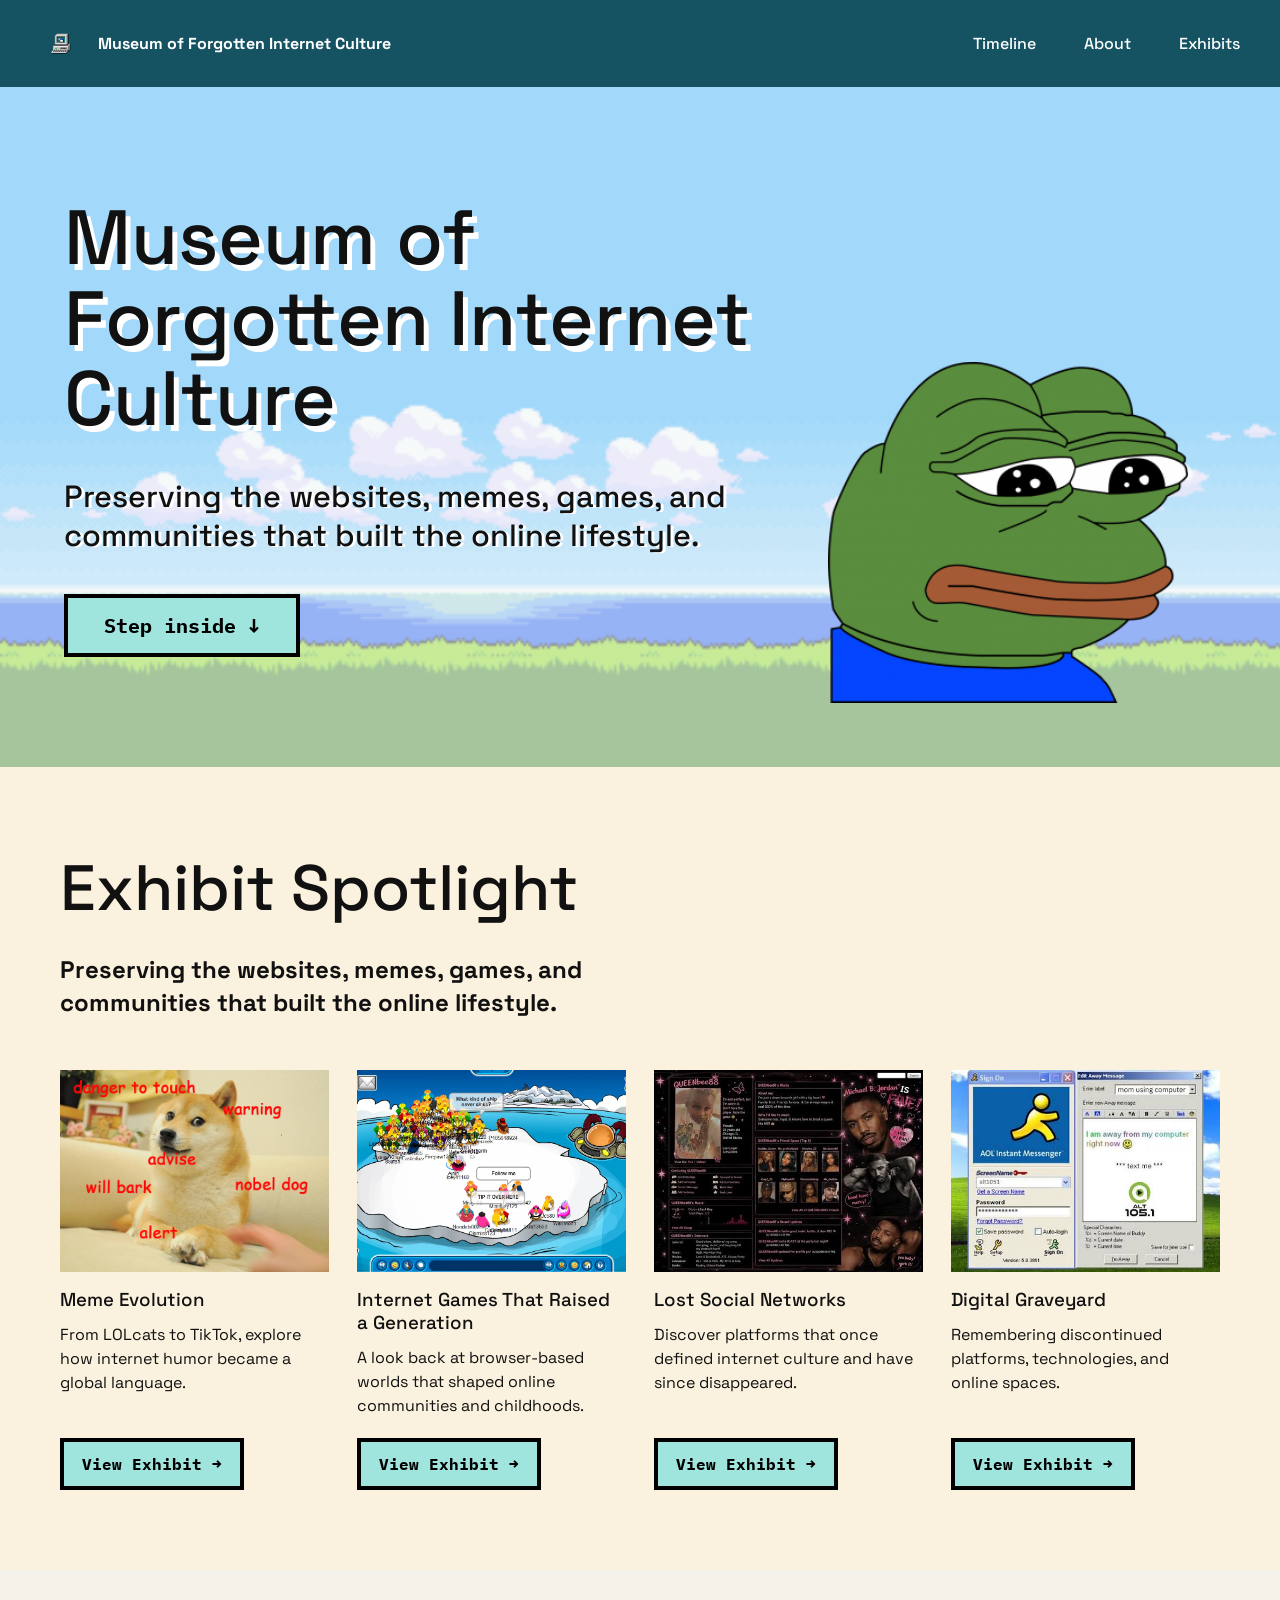
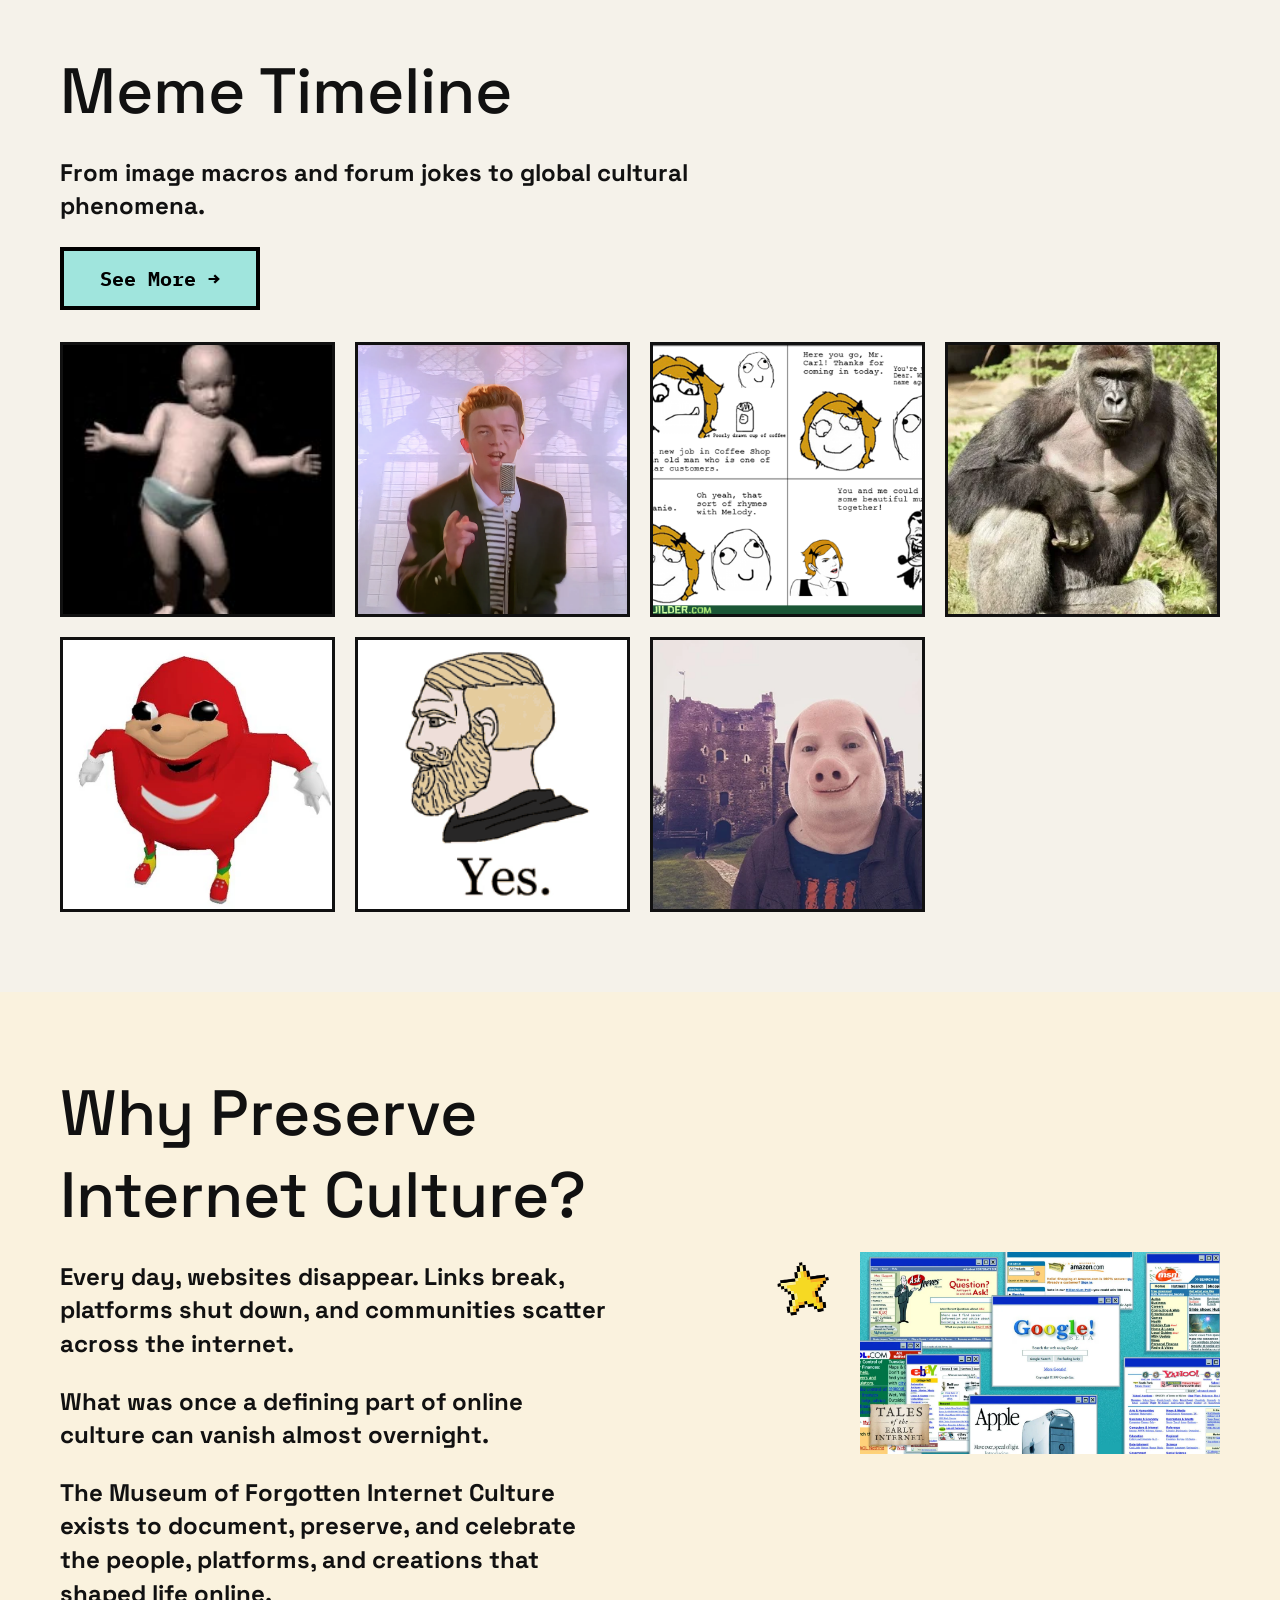
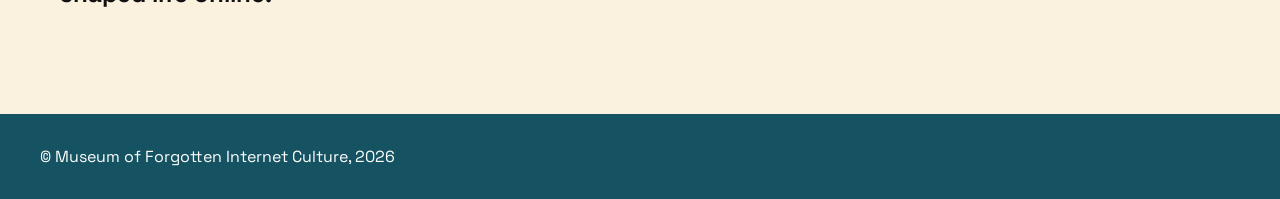
<file: index.html>
<!DOCTYPE html>
<html lang="en">
<head>
    <meta charset="UTF-8">
    <meta name="viewport" content="width=device-width, initial-scale=1.0">
    <title>Museum of Forgotten Internet Culture</title>

    <link rel="stylesheet" href="styles.css">
    <link rel="stylesheet" href="home.css">

    <link rel="preconnect" href="https://fonts.googleapis.com">
    <link rel="preconnect" href="https://fonts.gstatic.com" crossorigin>

    <link href="https://fonts.googleapis.com/css2?family=IBM+Plex+Mono:wght@700&family=Space+Grotesk:wght@400;500;700&display=swap" rel="stylesheet">
</head>

<body>

    <!-- NAVBAR -->

    <header class="navbar">
        <a href="index.html" class="logo">
            <img src="images/icon1.png" alt="Museum Logo">
            <span>Museum of Forgotten Internet Culture</span>
        </a>

        <nav>
            <ul class="nav-links">
                <li><a href="#timeline">Timeline</a></li>
                <li><a href="#about">About</a></li>
                <li><a href="#exhibits">Exhibits</a></li>
            </ul>
        </nav>
    </header>


    <!-- HERO -->

    <section class="hero">
        <div class="hero-content">
            <h1>Museum of Forgotten Internet Culture</h1>
            <p>Preserving the websites, memes, games, and communities that built the online lifestyle.</p>

            <a href="#exhibits" class="retro-btn">Step inside ↓</a>
        </div>
        <img src="images/pepe.png" alt="Pepe" class="hero-pepe">

    </section>


    <!-- EXHIBITS -->

    <section class="section" id="exhibits">
        <h2 class="section-title">Exhibit Spotlight</h2>
        <p class="section-body">Preserving the websites, memes, games, and communities that built the online lifestyle.</p>

        <div class="card-grid">

            <article class="card">
                <img src="images/doge.jpg" alt="Doge">

                <h3>Meme Evolution</h3>
                <p>From LOLcats to TikTok, explore how internet humor became a global language.</p>

                <a href="interior.html" class="retro-btn">View Exhibit →</a>
            </article>

            <article class="card">
                <img src="images/club_penguin.png" alt="Club Penguin">

                <h3>Internet Games That Raised a Generation</h3>
                <p>A look back at browser-based worlds that shaped online communities and childhoods.</p>

                <a href="images/club_penguin.png" class="retro-btn">View Exhibit →</a>
            </article>

            <article class="card">
                <img src="images/myspace.jpg" alt="MySpace">

                <h3>Lost Social Networks</h3>
                <p>Discover platforms that once defined internet culture and have since disappeared.</p>

                <a href="images/myspace.jpg" class="retro-btn">View Exhibit →</a>
            </article>

            <article class="card">
                <img src="images/aolimage.jpg" alt="AOL">

                <h3>Digital Graveyard</h3>
                <p>Remembering discontinued platforms, technologies, and online spaces.</p>

                <a href="images/aolimage.jpg" class="retro-btn">View Exhibit →</a>
            </article>

        </div>

    </section>


    <!-- TIMELINE -->

    <section class="timeline-section" id="timeline">

        <h2 class="section-title"> Meme Timeline</h2>
        <p class="section-body">From image macros and forum jokes to global cultural phenomena.</p>

        <a href="interior.html" class="retro-btn">See More →</a>

        <div class="timeline-container">
            <div class="timeline-images">

                <img src="images/dance_baby.jpg" alt="Dancing Baby">
                <img src="images/rickroll.png" alt="Rickroll">
                <img src="images/rage_comic.png" alt="Rage Comic">
                <img src="images/harambe_img.png" alt="Harambe">
                <img src="images/knuckles_image.png" alt="Knuckles">
                <img src="images/yes_image.png" alt="Yes">
                <img src="images/johnpork.png" alt="John Pork">

            </div>
        </div>

    </section>



    <!-- ABOUT -->

    <section class="section about-section" id="about">

        <div class="about-text">

            <h2 class="section-title">Why Preserve Internet Culture?</h2>

            <p>Every day, websites disappear. Links break, platforms shut down, 
                and communities scatter across the internet.
            </p>

            <p>What was once a defining part of online culture can vanish almost overnight.</p>

            <p>The Museum of Forgotten Internet Culture exists to
                document, preserve, and celebrate the people,
                platforms, and creations that shaped life online.
            </p>

        </div>

        <div class="about-graphics">

            <img src="images/pixelstar.png" alt="Pixel Star" class="star">
            <img src="images/oldinternet.png" alt="Old Internet" class="oldinternet">

        </div>

    </section>



    <!-- FOOTER -->

    <footer> © Museum of Forgotten Internet Culture, 2026</footer>

</body>
</html>
</file>
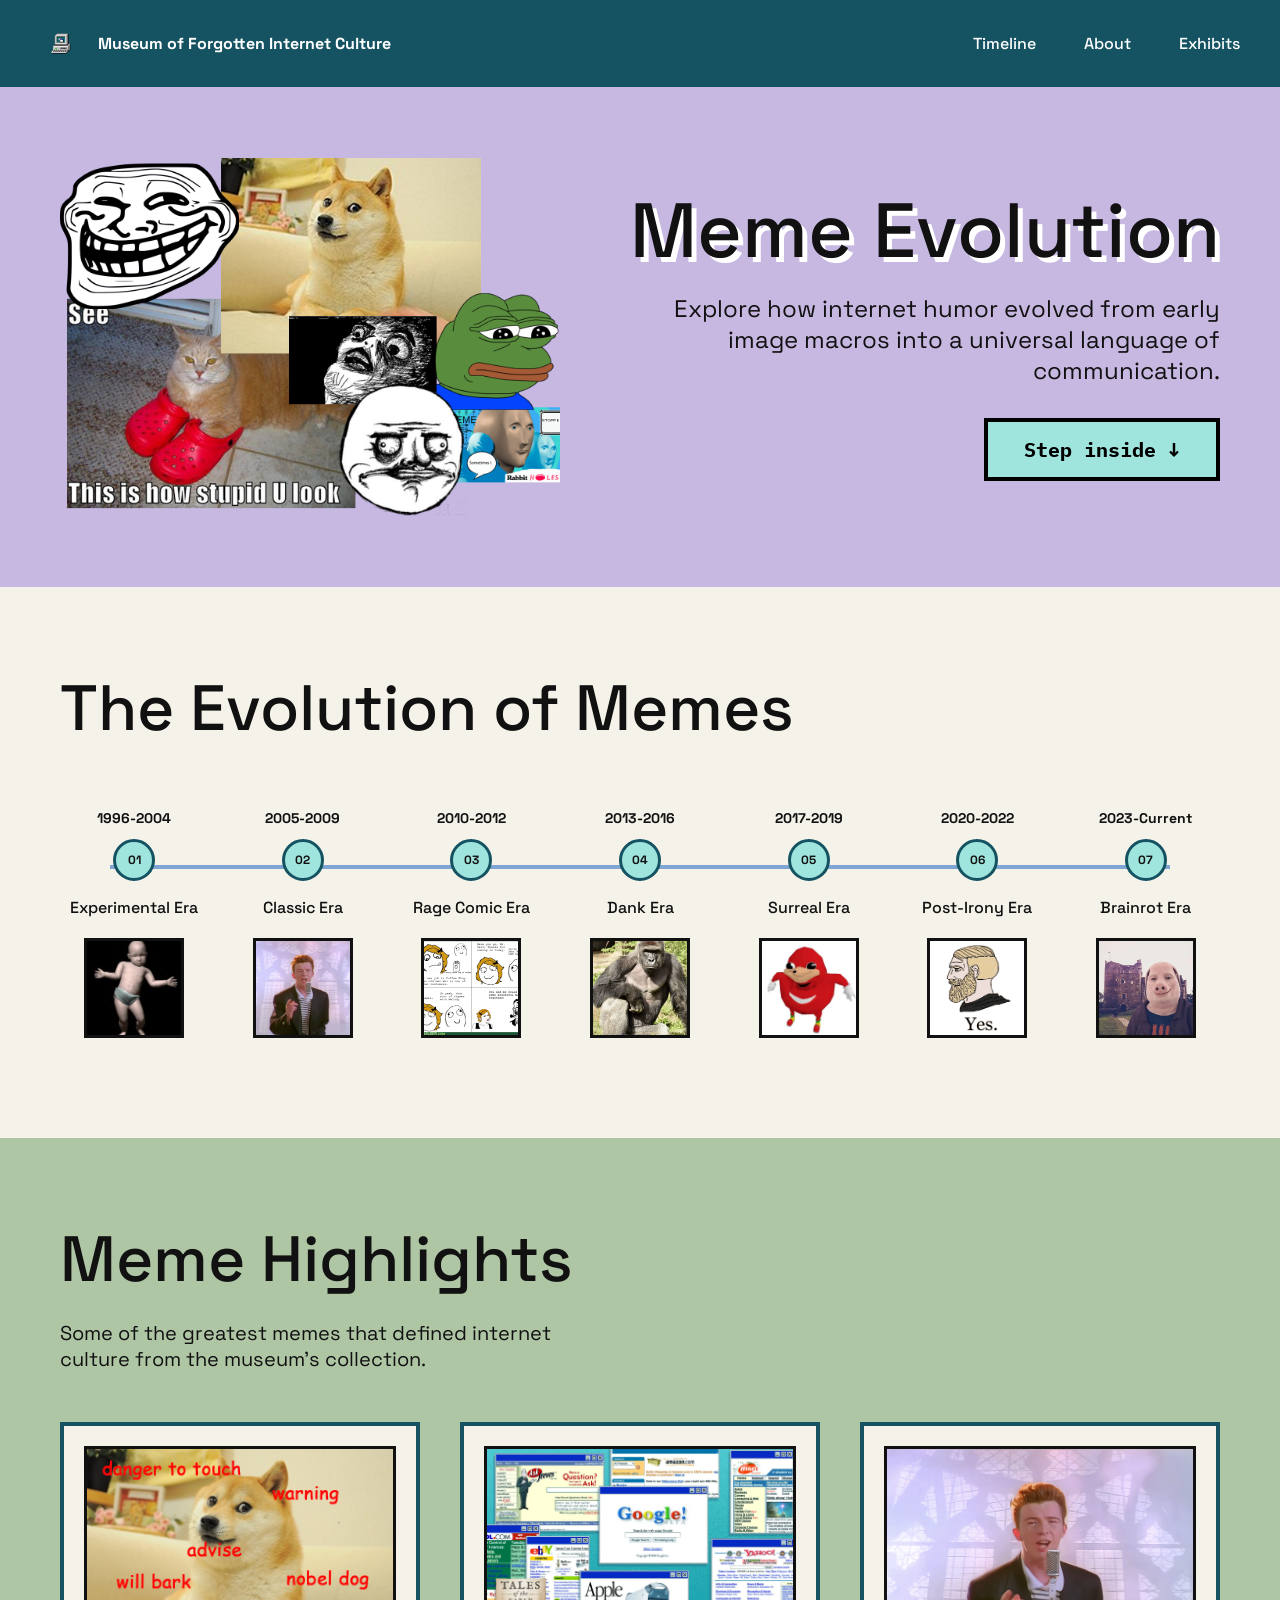
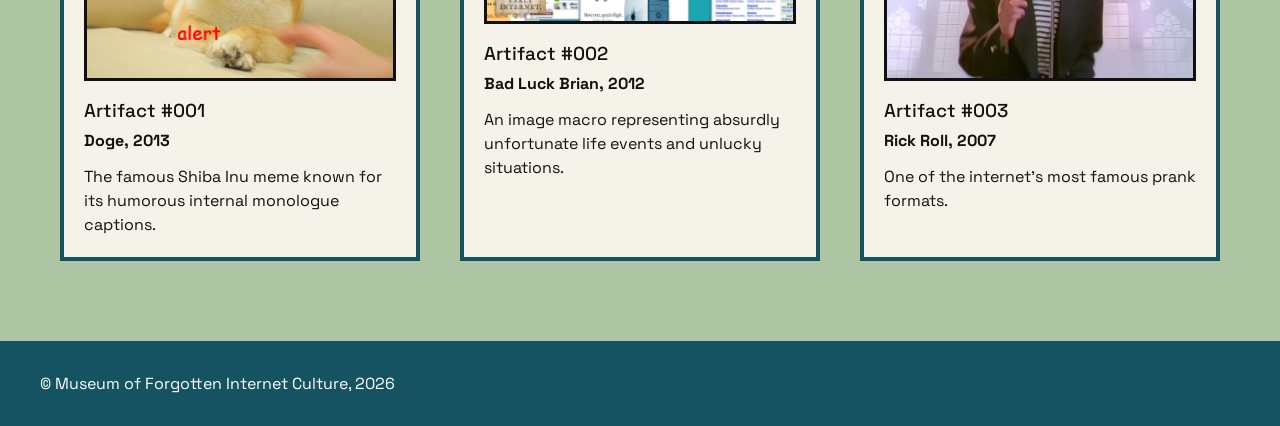
<file: interior.html>
<!DOCTYPE html>
<html lang="en">
<head>
    <meta charset="UTF-8">
    <meta name="viewport" content="width=device-width, initial-scale=1.0">
    <title>Meme Evolution</title>

    <link rel="stylesheet" href="styles.css">
    <link rel="stylesheet" href="interior.css">

    <link href="https://fonts.googleapis.com/css2?family=IBM+Plex+Mono:wght@700&family=Space+Grotesk:wght@400;500;700&display=swap" rel="stylesheet">
</head>

<body>

<header class="navbar">

    <a href="index.html" class="logo">
        <img src="images/icon1.png" alt="Museum Logo">
        <span>Museum of Forgotten Internet Culture</span>
    </a>

    <ul class="nav-links">
        <li><a href="#">Timeline</a></li>
        <li><a href="#">About</a></li>
        <li><a href="#">Exhibits</a></li>
    </ul>

</header>

<main>

    <!-- HERO -->

        <div class="hero-main">

            <div class="meme-collage">
                <img src="images/meme_cluster.png"alt="Collection of internet memes through history">
            </div>

            <div class="hero-text">

                <h1>Meme Evolution</h1>
                <p>Explore how internet humor evolved from early image macros into a universal language of communication.</p>
                <a class="retro-btn" href="#timeline">Step inside ↓</a>

            </div>

        </div>

    </section>

    <!-- TIMELINE -->

    <section class="timeline-section" id="timeline">

        <h2>The Evolution of Memes</h2>

        <div class="timeline">
            <div class="timeline-row">

            <div class="era">
                <span>1996-2004</span>
                <div class="dot">01</div>
                <h3>Experimental Era</h3>
                <img src="images/dance_baby.jpg" alt="Dancing Baby meme">
            </div>

            <div class="era">
                <span>2005-2009</span>
                <div class="dot">02</div>
                <h3>Classic Era</h3>
                <img src="images/rickroll.png" alt="Rickroll meme">
            </div>

            <div class="era">
                <span>2010-2012</span>
                <div class="dot">03</div>
                <h3>Rage Comic Era</h3>
                <img src="images/rage_comic.png" alt="Rage comic">
            </div>

            </div>

            <div class="timeline-row">

            <div class="era">
                <span>2013-2016</span>
                <div class="dot">04</div>
                <h3>Dank Era</h3>
                <img src="images/harambe_img.png" alt="Harambe meme">
            </div>

            <div class="era">
                <span>2017-2019</span>
                <div class="dot">05</div>
                <h3>Surreal Era</h3>
                <img src="images/knuckles_image.png" alt="Ugandan Knuckles meme">
            </div>

            <div class="era">
                <span>2020-2022</span>
                <div class="dot">06</div>
                <h3>Post-Irony Era</h3>
                <img src="images/yes_image.png" alt="Yes Chad meme">
            </div>

            <div class="era">
                <span>2023-Current</span>
                <div class="dot">07</div>
                <h3>Brainrot Era</h3>
                <img src="images/johnpork.png" alt="John Pork meme">
            </div>

            </div>
        </div>

    </section>

    <!-- HIGHLIGHTS -->

    <section class="highlight-section">

        <div class="highlight-heading">

            <h2>Meme Highlights</h2>

            <p>
                Some of the greatest memes that defined internet
                culture from the museum's collection.
            </p>

        </div>

        <div class="highlight-grid">

            <article class="highlight-card">

                <img src="images/doge.jpg" alt="Doge meme">

                <h3>Artifact #001</h3>

                <span>Doge, 2013</span>

                <p>
                    The famous Shiba Inu meme known for its humorous
                    internal monologue captions.
                </p>

            </article>

            <article class="highlight-card">

                <img src="images/oldinternet.png" alt="Bad Luck Brian meme">

                <h3>Artifact #002</h3>

                <span>Bad Luck Brian, 2012</span>

                <p>
                    An image macro representing absurdly unfortunate
                    life events and unlucky situations.
                </p>

            </article>

            <article class="highlight-card">

                <img src="images/rickroll.png" alt="Rickroll meme">

                <h3>Artifact #003</h3>

                <span>Rick Roll, 2007</span>

                <p>
                    One of the internet's most famous prank formats.
                </p>

            </article>

        </div>

    </section>

</main>

<footer>
    © Museum of Forgotten Internet Culture, 2026
</footer>

</body>
</html>
</file>
<file: styles.css>
/* =========================
   RESET
========================= */

* {
    margin: 0;
    padding: 0;
    box-sizing: border-box;
}

img {
    display: block;
    max-width: 100%;
}

html {
    scroll-behavior: smooth;
}

/* =========================
   GLOBAL
========================= */

body {
    background: #FAF2DE;
    color: #111111;
    font-family: "Space Grotesk", sans-serif;
    overflow-x: hidden;
}

main {
    width: 100%;
}

section {
    width: 100%;
}

a {
    text-decoration: none;
    color: inherit;
}

ul {
    list-style: none;
}

/* =========================
   TYPOGRAPHY
========================= */

h1,
h2,
h3,
h4 {
    font-weight: 500;
}

.section-title {
    color: #111111;
    font-size: clamp(2.5rem, 5vw, 4rem);
    font-weight: 500;
}

.section-body {
    color: #111111;
    font-size: 24px;
    font-weight: 700;
    line-height: 1.4;
}

/* =========================
   NAVBAR
========================= */

.navbar {
    background: #155362;

    display: flex;
    justify-content: space-between;
    align-items: center;

    padding: 24px 40px;
}

.logo {
    display: flex;
    align-items: center;
    gap: 16px;

    color: #FFF;
    font-size: 16px;
    font-weight: 700;
}

.logo img {
    width: 42px;
    height: auto;
}

.nav-links {
    display: flex;
    align-items: center;
    gap: 48px;
}

.nav-links a {
    color: #FFF;
    font-size: 16px;
    font-weight: 500;

    transition: opacity 0.2s ease;
}

.nav-links a:hover {
    opacity: .8;
}

/* =========================
   BUTTONS
========================= */

.retro-btn {
    display: flex;
    align-items: center;
    gap: 10px;

    padding: 14px 36px;

    background: #A0E5DD;
    border: 4px solid #000;

    color: #000;
    text-align: center;

    font-family: "IBM Plex Mono", monospace;
    font-size: 20px;
    font-weight: 700;

    cursor: pointer;

    transition: transform .15s ease;
}

.retro-btn:hover {
    transform: translate(-3px, -3px);
}

/* =========================
   IMAGE FRAME
========================= */

.framed-image {
    border: 4px solid #111111;
}

.framed-image-shadow {
    border: 4px solid #111111;
    box-shadow: 8px 8px 0 #111111;
}

/* =========================
   FOOTER
========================= */

footer {
    background: #155362;
    color: white;

    padding: 32px 40px;

    font-size: 16px;
}

/* =========================
   TABLET
========================= */

@media (max-width: 1100px) {

    .nav-links {
        gap: 28px;
    }

    .section-body {
        font-size: 20px;
    }
}

/* =========================
   MOBILE
========================= */

@media (max-width: 768px) {

    .navbar {
        flex-direction: column;
        gap: 20px;

        padding: 20px;
    }

    .logo {
        text-align: center;
    }

    .nav-links {
        gap: 20px;
        flex-wrap: wrap;
        justify-content: center;
    }

    .retro-btn {
        font-size: 16px;
        padding: 12px 24px;
    }

    footer {
        padding: 24px;
        text-align: center;
    }

    .section-body {
        font-size: 18px;
    }
}
</file>
<file: home.css>
/* RESET */

* {
    margin: 0;
    padding: 0;
    box-sizing: border-box;
}

body {
    background: #FAF2DE;
    color: #111111;
    font-family: "Space Grotesk", sans-serif;
    overflow-x: hidden;
}


/* HERO */

.hero {
    min-height: 680px;
    display: grid;
    grid-template-columns: minmax(0, 1.25fr) minmax(220px, .75fr);
    align-items: center;
    gap: 40px;
    padding: 64px clamp(24px, 5vw, 72px);

    background-image:
        linear-gradient(
            rgba(255,255,255,.5),
            rgba(255,255,255,.5)
        ),
        url("images/hero_bg.png");

    background-size: cover;
    background-position: center;
    background-repeat: no-repeat;
    
}

.hero-content {
    display: flex;
    flex-direction: column;
    align-items: flex-start;
    gap: clamp(24px, 3vw, 48px);
}

.hero h1 {
    max-width: 900px;

    color: #111;

    font-size: clamp(3rem, 6vw, 6rem);
    font-weight: 500;
    line-height: 1.05;

    text-shadow: 5px 6px 0 #FFF;
}

.hero p {
    max-width: 720px;

    color: #111;

    font-size: clamp(1.2rem, 2.4vw, 2rem);
    font-weight: 500;

    text-shadow: 3px 1px 0 #FFF;
}

.hero-pepe {
    width: min(100%, 360px);
    justify-self: center;
    align-self: end;
}

/* BUTTONS */

.retro-btn {
    display: flex;
    align-items: center;
    gap: 10px;

    padding: 14px 36px;

    background: #A0E5DD;
    border: 4px solid #000;

    color: #000;

    font-family: "IBM Plex Mono", monospace;
    font-size: 20px;
    font-weight: 700;

    cursor: pointer;
}

.retro-btn:hover {
    background: #95ddd4;
}

/* GLOBAL SECTIONS */

.section,
.timeline-section {
    padding: 80px 60px;
}

.section-title {
    color: #111;

    font-size: clamp(2.5rem, 5vw, 4rem);
    font-weight: 500;

    margin-bottom: 24px;
}

.section-body {
    max-width: 664px;

    color: #111;

    font-size: clamp(1rem, 2vw, 1.5rem);
    font-weight: 700;

    margin-bottom: 50px;
}

/* EXHIBITS */

.card-grid {
    display: grid;
    grid-template-columns: repeat(4, minmax(0, 1fr));
    gap: clamp(16px, 2.2vw, 32px);
}

.card {
    display: flex;
    flex-direction: column;
    align-items: flex-start;
}

.card img {
    width: 100%;
    display: block;
    aspect-ratio: 4 / 3;
    object-fit: cover;
    margin-bottom: 16px;
}

.card h3 {
    margin-bottom: 12px;
}

.card p {
    margin-bottom: 20px;
    line-height: 1.5;
}

.card .retro-btn {
    margin-top: auto;
    padding: 12px 18px;
    font-size: 16px;
}

/* =========================
   TIMELINE
========================= */

.timeline-section {
    background: #F5F2EA;
    padding: 80px 60px;
}

.timeline-section h2 {
    font-size: 64px;
    margin-bottom: 24px;
}

.timeline-section .section-body {
    margin-bottom: 24px;
}

.timeline-section > .retro-btn {
    width: fit-content;
    margin-bottom: 32px;
}

.timeline-container {
    width: 100%;
}

.timeline-images {
    display: grid;
    grid-template-columns: repeat(4, minmax(0, 1fr));
    gap: 20px;
}

.timeline-images img {
    width: 100%;
    aspect-ratio: 1;
    object-fit: cover;
    border: 3px solid #111;
}

/* ABOUT */

.about-section {
    display: flex;
    justify-content: space-between;
    align-items: center;
    gap: 60px;
}

.about-text {
    flex: 1;
}

.about-text p {
    margin-bottom: 24px;

    font-size: 24px;
    font-weight: 700;
    line-height: 1.4;
}

.about-graphics {
    display: flex;
    flex: 1;
    min-width: 0;
    align-items: center;
    justify-content: flex-end;
    gap: 20px;
}

.about-graphics .star {
    width: 72px;
    align-self: flex-start;
}

.about-graphics .oldinternet {
    width: min(100%, 360px);
}



/* TABLET */

@media (max-width: 1100px) {

    .card-grid {
        grid-template-columns: repeat(2, 1fr);
    }

    .about-section {
        flex-direction: column;
        align-items: flex-start;
    }

    .about-graphics {
        width: 100%;
        justify-content: flex-start;
    }

    .timeline-images {
        grid-template-columns: repeat(3, minmax(0, 1fr));
    }

    .timeline-images img:last-child:nth-child(3n + 1) {
        grid-column: 1 / -1;
        width: calc((100% - 40px) / 3);
        justify-self: center;
    }
}

/* MOBILE */

@media (max-width: 768px) {

    .navbar {
        flex-direction: column;
        gap: 20px;
    }

    .nav-links {
        gap: 20px;
    }

    .hero {
        min-height: 0;
        grid-template-columns: 1fr;
        gap: 0;
        padding: 40px 24px;
    }

    .hero-content {
        gap: 32px;
    }

    .hero h1 {
        font-size: clamp(2.5rem, 10vw, 4rem);
    }

    .hero-pepe {
        width: min(60vw, 240px);
        margin-top: 32px;
        align-self: center;
    }

    .section,
    .timeline-section {
        padding: 60px 24px;
    }

    .card-grid {
        grid-template-columns: 1fr;
    }

    .timeline-images {
        grid-template-columns: repeat(2, minmax(0, 1fr));
    }

    .timeline-images img:last-child:nth-child(odd) {
        grid-column: 1 / -1;
        width: calc(50% - 10px);
        justify-self: center;
    }

    .section-title {
        margin-bottom: 16px;
    }

    .about-text p {
        font-size: 18px;
    }

    .retro-btn {
        font-size: 16px;
        padding: 12px 24px;
    }
}
</file>
<file: interior.css>
/* =======================HERO======================= */

.meme-hero {
    display: grid;
    grid-template-columns: 260px 1fr;
}


.hero-main {
    background: #C7B8E2;

    display: flex;
    justify-content: space-between;
    align-items: center;

    padding: 50px 60px;
    min-height: 500px;

    gap: 60px;
}

.meme-collage {
    flex: 1;
}

.meme-collage img {
    width: 100%;
    max-width: 700px;
    align-items: center;
}

.hero-text {
    flex: 0 1 600px;
    text-align: right;
}

.hero-text h1 {
    font-size: clamp(3rem, 6vw, 5.5rem);
    line-height: 1;
    margin-bottom: 24px;

    text-shadow: 5px 5px 0 white;
}

.hero-text p {
    font-size: 24px;
    margin-bottom: 32px;
    max-width: 600px;
    margin-left: auto;
}

.hero-text .retro-btn {
    width: fit-content;
    margin-left: auto;
}

/* ===================TIMELINE====================== */

.timeline-section {
    background: #F5F2EA;
    padding: 80px 60px;
}

.timeline-section h2 {
    font-size: 64px;
    margin-bottom: 60px;
}

.timeline {
    display: flex;
    justify-content: space-between;
    gap: 20px;

    position: relative;
    overflow: visible;

    padding-bottom: 20px;
}

.timeline-row {
    display: contents;
}

.timeline::before {
    content: "";

    position: absolute;
    top: 56px;
    left: 50px;
    right: 50px;

    height: 4px;

    background: #7FA5D3;
}

.era {
    min-width: 0;
    flex: 1 1 0;

    display: flex;
    flex-direction: column;
    align-items: center;

    text-align: center;

    position: relative;
    z-index: 2;
}

.era span {
    font-size: 14px;
    font-weight: 700;

    margin-bottom: 12px;
}

.dot {
    width: 42px;
    height: 42px;

    border-radius: 50%;

    background: #A0E5DD;
    border: 3px solid #155362;

    display: flex;
    justify-content: center;
    align-items: center;

    font-size: 12px;
    font-weight: 700;

    margin-bottom: 16px;
}

.era h3 {
    font-size: 16px;
    margin-bottom: 20px;
}

.era img {
    width: 100px;
    height: 100px;

    object-fit: cover;

    border: 3px solid #111;
}

/* =============HIGHLIGHTS================== */

.highlight-section {
    background: #AFC6A5;
    padding: 80px 60px;
}

.highlight-heading {
    display: flex;
    flex-direction: column;
    align-items: flex-start;
    gap: 20px;

    margin-bottom: 50px;
}

.highlight-heading h2 {
    font-size: 64px;
}

.highlight-heading p {
    max-width: 500px;
    font-size: 20px;
}

.highlight-grid {
    display: grid;
    grid-template-columns: repeat(3, 1fr);
    gap: 40px;
}

.highlight-card {
    background: #F5F2EA;
    border: 4px solid #155362;
    padding: 20px;
}

.highlight-card img {
    width: 100%;
    margin-bottom: 18px;

    border: 3px solid #111;
}

.highlight-card h3 {
    margin-bottom: 8px;
}

.highlight-card span {
    display: block;
    font-weight: 700;
    margin-bottom: 14px;
}

.highlight-card p {
    line-height: 1.5;
}

/* =======================TABLET====================== */

@media (max-width: 1100px) {

    .meme-hero {
        grid-template-columns: 1fr;
    }

    .hero-main {
        flex-direction: column;
    }

    .meme-collage {
        width: 100%;
    }

    .hero-text {
        text-align: right;
        max-width: 700px;
        width: 100%;
        flex-basis: auto;
    }

    .timeline-section h2 {
        font-size: 48px;
    }
}

@media (min-width: 401px) and (max-width: 1100px) {

    .timeline-section {
        padding: 64px 40px;
    }

    .timeline-section h2 {
        margin-bottom: 36px;
    }

    .timeline {
        display: flex;
        flex-direction: column;
        gap: 32px;
        overflow: visible;
        padding-bottom: 0;
    }

    .timeline::before {
        display: none;
    }

    .timeline-row {
        display: grid;
        grid-template-columns: repeat(4, minmax(0, 1fr));
        gap: 24px;
        position: relative;
    }

    .timeline-row:first-child {
        grid-template-columns: repeat(3, minmax(0, 1fr));
    }

    .timeline-row::before {
        content: "";
        position: absolute;
        top: 47px;
        left: 0;
        right: 0;
        height: 4px;
        background: #7FA5D3;
        z-index: 1;
    }

    .era {
        min-width: 0;
    }

    .era .dot {
        position: relative;
        z-index: 3;
    }
}

@media (min-width: 401px) and (max-width: 768px) {

    .hero-main {
        padding: 40px 32px;
        gap: 32px;
    }

    .timeline-section {
        padding: 60px 32px;
    }

    .timeline-section h2 {
        font-size: 40px;
    }

    .highlight-section {
        padding: 60px 32px;
    }

    .highlight-heading h2 {
        font-size: clamp(36px, 8vw, 48px);
    }

    .highlight-grid {
        grid-template-columns: repeat(2, minmax(0, 1fr));
        gap: 24px;
    }

    .highlight-card {
        padding: 16px;
    }
}

@media (min-width: 401px) and (max-width: 600px) {

    .hero-main {
        padding: 40px 24px;
    }

    .timeline-section {
        padding: 48px 24px;
    }

    .timeline-section h2 {
        font-size: 36px;
    }

    .timeline-row {
        column-gap: 12px;
    }

    .era img {
        width: clamp(64px, 17vw, 88px);
        height: auto;
        aspect-ratio: 1;
    }

    .highlight-section {
        padding: 48px 24px;
    }

    .highlight-grid {
        grid-template-columns: 1fr;
    }
}

/* =====================MOBILE===================== */

@media (max-width: 400px) {

    .hero-sidebar {
        padding: 40px 24px;
    }

    .hero-main {
        padding: 40px 24px;
    }

    .timeline-section h2 {
        font-size: 40px;
        margin-bottom: 32px;
    }

    .timeline {
        flex-direction: column;
        gap: 0;
        overflow: visible;
        padding: 0;
    }

    .timeline-row {
        display: contents;
    }

    .timeline::before {
        display: none;
    }

    .era {
        min-width: 0;
        width: 100%;
        flex: none;
        align-items: flex-start;
        text-align: left;
        padding: 4px 0 20px 58px;
        z-index: auto;
    }

    .era:not(:last-child)::before,
    .timeline-row:not(:last-child) .era:last-child::before {
        content: "";
        position: absolute;
        top: 25px;
        bottom: -25px;
        left: 19px;
        width: 4px;
        background: #7FA5D3;
        z-index: 0;
    }

    .era span {
        margin-bottom: 4px;
    }

    .era .dot {
        position: absolute;
        top: 4px;
        left: 0;
        margin: 0;
        z-index: 1;
    }

    .era h3 {
        margin-bottom: 12px;
    }

    .hero-text p {
        font-size: 18px;
    }

    .timeline-section,
    .highlight-section {
        padding: 60px 24px;
    }

    .highlight-heading {
        flex-direction: column;
        align-items: flex-start;
        gap: 20px;
    }

    .highlight-grid {
        grid-template-columns: 1fr;
    }

    .highlight-heading h2 {
        font-size: 36px;
    }

}
</file>
